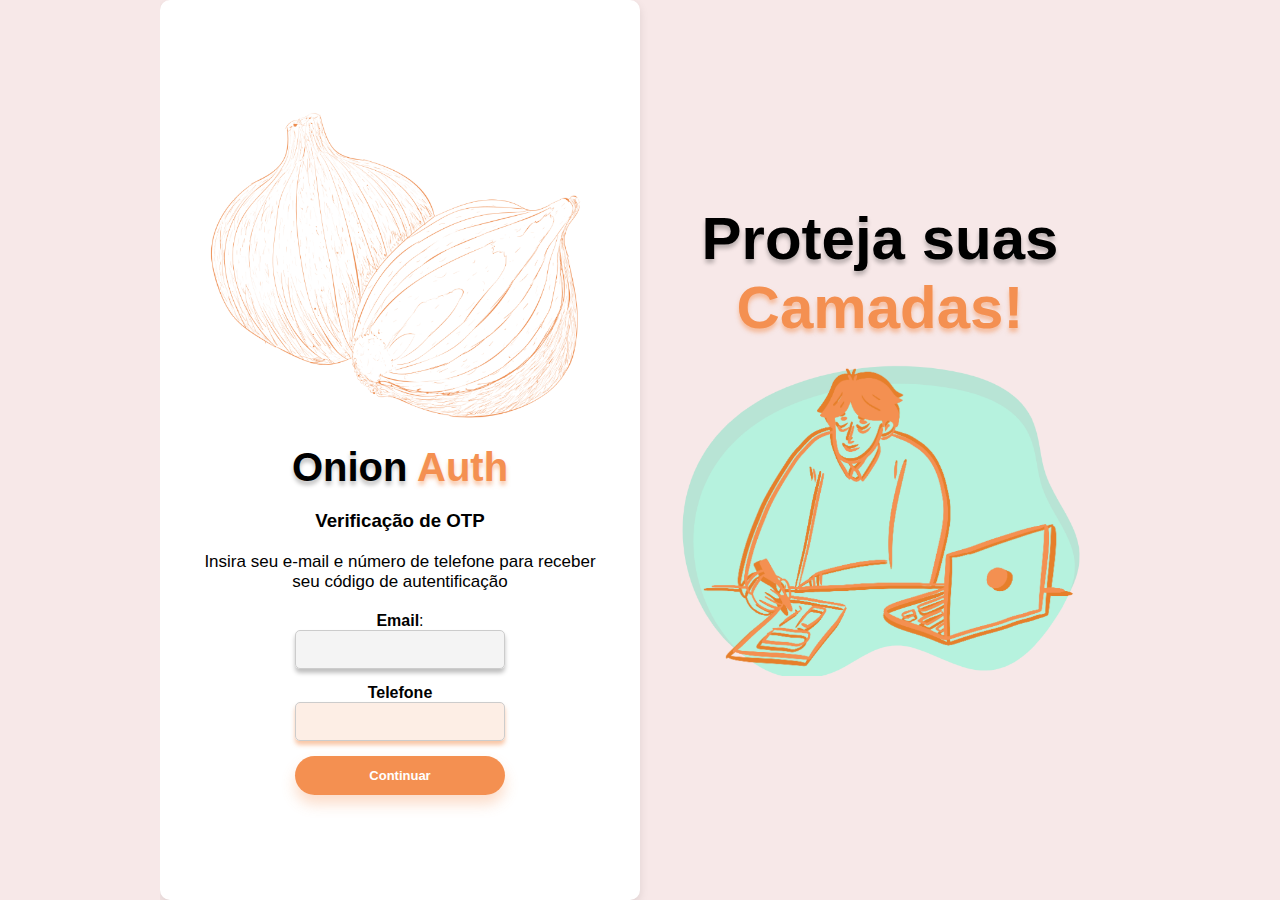
<file: index.html>
<!DOCTYPE html>
<html lang="pt-BR">
<head>
    <meta charset="UTF-8">
    <link rel="preconnect" href="https://fonts.googleapis.com">
    <link rel="preconnect" href="https://fonts.gstatic.com" crossorigin>
    <link href="https://fonts.googleapis.com/css2?family=Darker+Grotesque:wght@300..900&family=Nanum+Pen+Script&display=swap" rel="stylesheet">
    <link rel="icon" href="img/cebolafeliz.png">
    <link rel="stylesheet" href="styles.css">
    <meta name="viewport" content="width=device-width, initial-scale=1.0">
    <title>Onion Auth</title>
</head>
<body>
    <main>
        <section class="cebola-section">
            <img src="img/cebola.png" alt="cebola">
            <h1>Onion <span>Auth</span></h1>
            <div>
                <h3>Verificação de OTP</h3>
                <p>Insira seu e-mail e número de telefone para receber seu código de autentificação</p>
            </div>
            <form id="auth-form" action="/submit" method="POST">
                <label for="email"><b>Email</b>:</label>
                <input type="email" id="email" name="email" required>
              
                <label for="phone"><b>Telefone</b></label>
                <input type="tel" id="phone" name="phone" required>
                
                <button type="button" class="button" onclick="redirect()">Continuar</button>
            </form>
        </section>

        <section class="guri-section">
            <h2>Proteja suas <span>Camadas!</span></h2>
            <img src="img/guricebola.png" alt="guricebola">
        </section>
    </main>
    
    <script>
        function redirect() {
            window.location.href = 'verificacao.html';
        }
    </script>
</body>
</html>
</file>
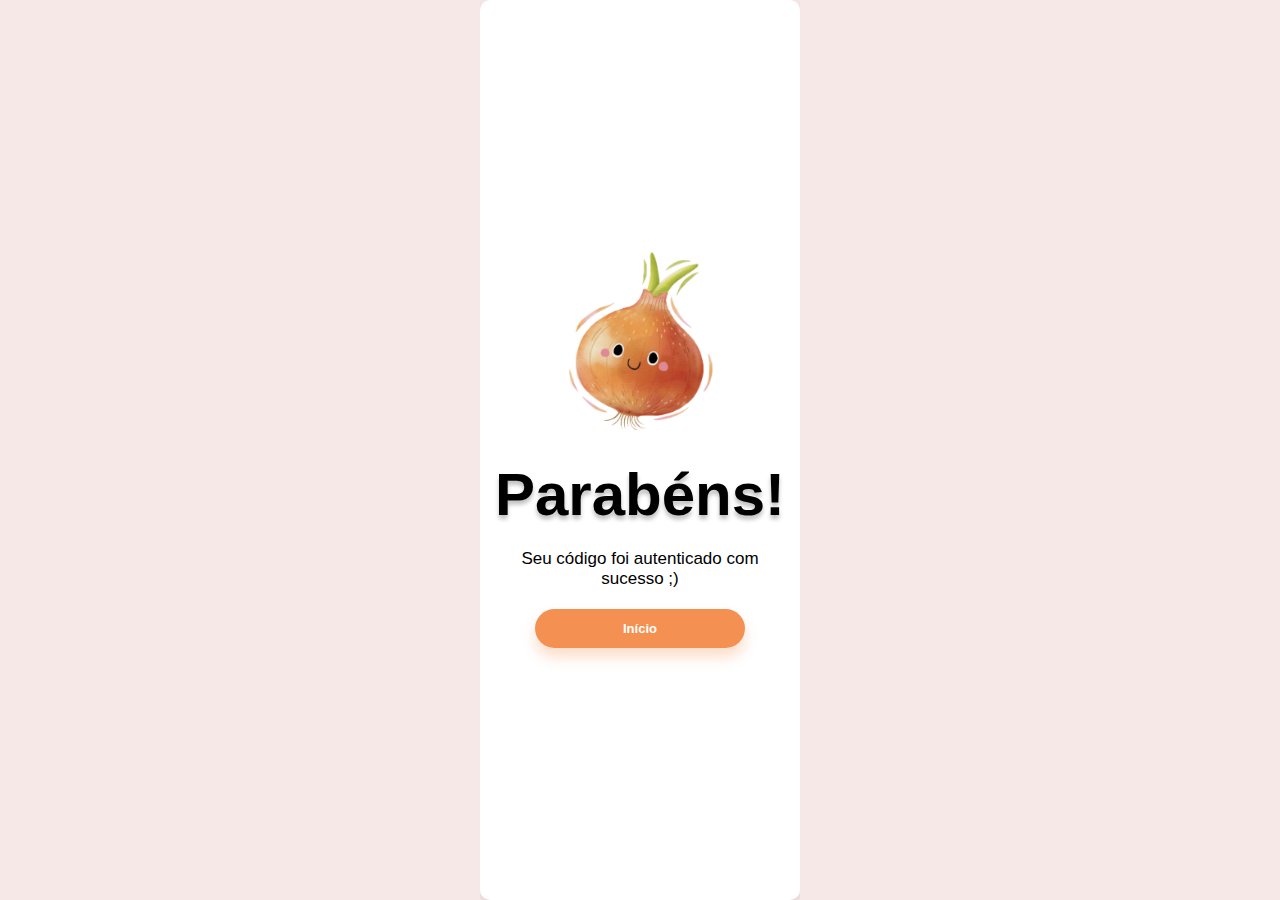
<file: parabens.html>
<!DOCTYPE html>
<html lang="pt-BR">
<head>
    <link rel="stylesheet" href="styles.css">
    <link rel="icon" href="img/cebolafeliz.png">
    <meta charset="UTF-8">
    <meta name="viewport" content="width=device-width, initial-scale=1.0">
    <title>Onion Auth</title>
</head>
<body>
    <main>
        <section class="parabens-section">
            <div class="image-container">
                <img src="img/cebolafeliz.png" class="cebola-img">
            </div>
            <h2>Parabéns!</h2> 
            <p>Seu código foi autenticado com sucesso  ;)</p>
            <button type="button" class="button" onclick="redirect()">Início</button>
        </section>
    </main>

    <script>
        function redirect() {
            window.location.href = 'index.html';
        }
    </script>
</body>
</html>
</file>
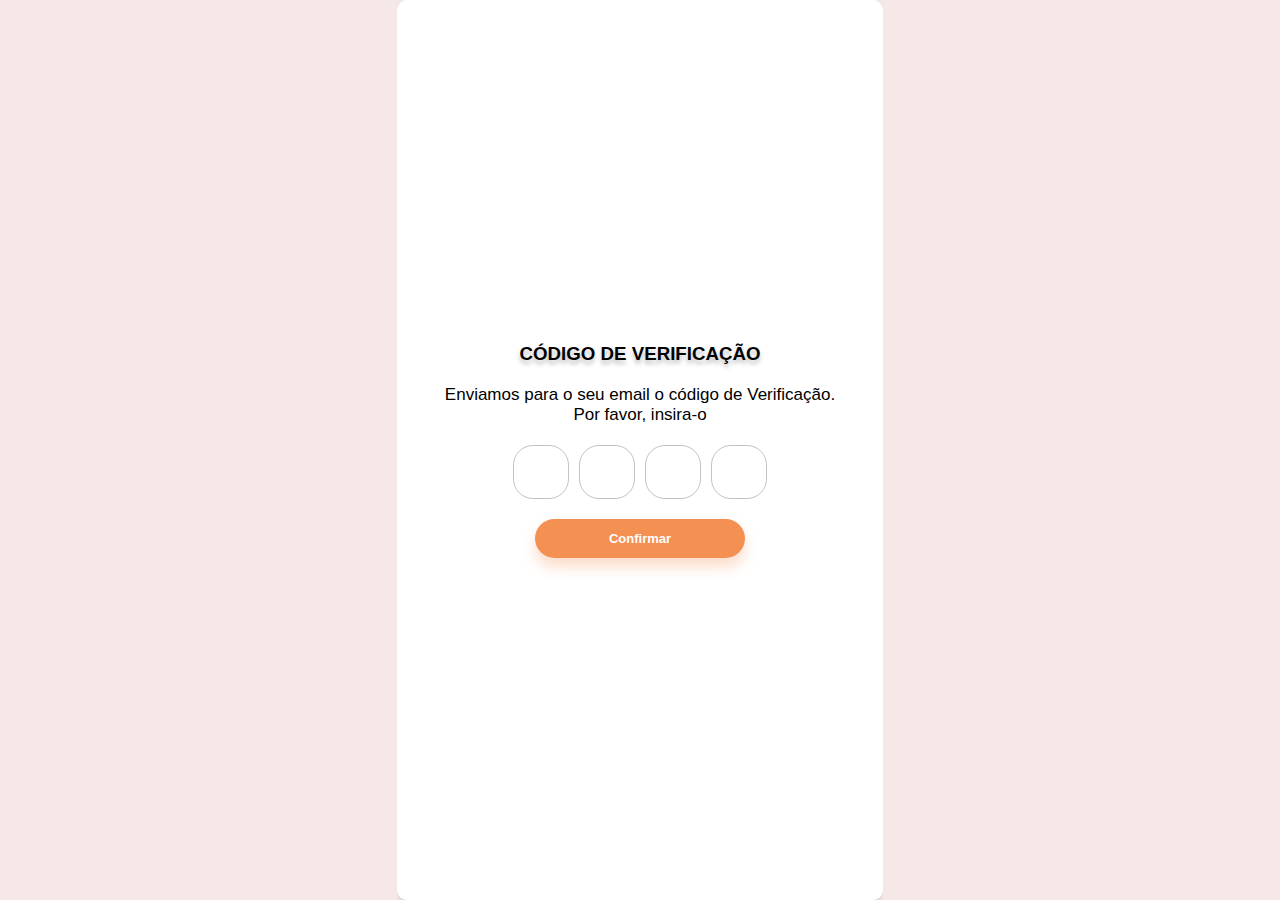
<file: verificacao.html>
<!DOCTYPE html>
<html lang="pt-BR">
<head>
    <link rel="icon" href="img/cebolafeliz.png">
    <meta charset="UTF-8">
    <meta name="viewport" content="width=device-width, initial-scale=1.0">
    <title>Onion Auth</title>
</head>



<script>
    document.addEventListener('DOMContentLoaded', function() {
        const otpInputs = document.querySelectorAll('.otp-input');
        
        otpInputs.forEach((input, index) => {
            input.addEventListener('input', function() {
                if (this.value.length === 1 && index < otpInputs.length - 1) {
                    otpInputs[index + 1].focus();
                }
            });

        
            input.addEventListener('keydown', function(e) {
                if (e.key === 'Backspace' && this.value.length === 0 && index > 0) {
                    otpInputs[index - 1].focus();
                }
            });
        });
    });
</script>

<body>

</html><link rel="stylesheet" href="styles.css">

    <main>
   
        <section class="otp-section">
            <h3 class="codigo-verificacao">CÓDIGO DE VERIFICAÇÃO</h3>
             <p>Enviamos para o seu email o código de Verificação. Por favor, insira-o</p>
            <form id="otp-form">
                <div class="otp-inputs">
                    <input type="text" maxlength="1" class="otp-input" required>
                    <input type="text" maxlength="1" class="otp-input" required>
                    <input type="text" maxlength="1" class="otp-input" required>
                    <input type="text" maxlength="1" class="otp-input" required>
                </div>
                <button type="button" class="button" onclick="redirect()">Confirmar</button>

                <!-- <button type="submit" class="submit-button">Confirmar</button>-->  
            </form>
        </section>
    </main>

    <script>
        function redirect() {
            window.location.href = 'parabens.html';
            <!-- isso é uma gambiarra!!! tirar esse script depois-->
        }
    </script>
</file>
<file: styles.css>
/* Estilos Globais */
* {
    margin: 0;
    padding: 0;
    box-sizing: border-box;
}

body, html {
    height: 100%;
    display: flex;
    justify-content: center;
    align-items: center;
    background-color: rgba(247, 232, 232, 1);
    font-family: 'Poppins', sans-serif; /* Fonte global */
}

/* Tipografia */
h1, h2, h3, p {
    text-align: center;
    margin-bottom: 20px;
}

h1, h1 span {
    font-size: 40px;
    font-weight: 800;
    line-height: normal;
    text-shadow: 0px 4px 4px rgba(0, 0, 0, 0.25);
}

h1 span {
    color: #F49051;
    text-shadow: 0px 4px 4px rgba(244, 144, 81, 0.50);
}

h2 {
    font-weight: 800;
    font-size: 60px;
    text-shadow: 0px 4px 4px rgba(0, 0, 0, 0.25);
}

h2 span {
    color: #F49051;
    text-shadow: 0px 4px 4px rgba(244, 144, 81, 0.50);
}

.codigo-verificacao {
    text-shadow: 0px 4px 4px rgba(0, 0, 0, 0.25);
}

p {
    font-size: 17px;
}

/* Layout Principal */
main {
    display: flex;
    justify-content: space-between;
    align-items: center;
    width: 80%;
    max-width: 1200px;
    overflow: hidden; /* Garante que o conteúdo não ultrapasse os limites do container principal */
}

/* Estilos de Seção */
section {
    display: flex;
    flex-direction: column; 
    align-items: center; 
    justify-content: center; 
    flex: 1;
    padding: 20px;
}

.cebola-section,
.parabens-section,
.otp-section {
    background-color: white;
    padding: 40px;
    border-radius: 10px;
    box-shadow: 0px 4px 10px rgba(0, 0, 0, 0.1);
    overflow: hidden; /* Garante que o conteúdo não ultrapasse os limites da seção */
    min-height: 100vh; /* Garante que a seção ocupe no mínimo 100% da altura da tela */
    display: flex;
    flex-direction: column;
    justify-content: center;
    align-items: center;
}

.guri-section {
    padding: 40px;
    border-radius: 10px;
}

/* Estilo de Formulários */
form {
    display: flex;
    flex-direction: column;
    align-items: center;
    width: 100%;
}

/* Estilo dos Inputs */
input[type="email"],
input[type="tel"] {
    width: 210px;
    height: 39px;
    padding: 10px;
    margin-bottom: 15px;
    border: 1px solid #ccc;
    border-radius: 5px;
    background-color: rgba(218, 217, 217, 0.29);
    box-shadow: 0px 4px 4px rgba(0, 0, 0, 0.25);
}

input[type="tel"] {
    background-color: rgba(244, 144, 81, 0.15);
    box-shadow: 0px 4px 4px rgba(244, 144, 81, 0.5);
}

/* Estilo dos Campos OTP */
.otp-inputs {
    display: flex;
    justify-content: center;
    gap: 10px;
    margin-bottom: 20px;
}

.otp-input {
    width: 56px;
    height: 54px;
    border-radius: 20px;
    border: 1px solid #C2C2C2;
    background: #FFF;
    text-align: center;
    font-size: 24px;
    font-weight: bold;
    color: #333;
    outline: none;
}

.otp-input:focus {
    border-color: #F49051;
}

/* Estilo dos Botões */
a, .button {
    color: #FFF;
    font-size: 13px;
    font-weight: 700;
    width: 210px;
    height: 39px;
    border-radius: 50px;
    background: linear-gradient(90deg, #F49051 0%, #F49051 95%);
    box-shadow: 0px 9px 14px 0px rgba(244, 144, 81, 0.30);
    text-align: center;
    text-decoration: none;
    display: inline-block;
    line-height: 39px;
    border: none;
    cursor: pointer;
}

.button:hover {
    background: linear-gradient(90deg, #D77F40 0%, #D77F40 95%);
}

/* Estilo das Imagens */
img {
    max-width: 100%;
    height: auto;
    margin-bottom: 20px;
}

.image-container {
    display: flex;
    justify-content: center; 
    align-items: center; 
    gap: 10px; 
    margin-bottom: 10px; 
    width: 100%; /* Garante que o container ocupe toda a largura disponível */
    flex-wrap: wrap; /* Permite que as imagens quebrem a linha em telas pequenas */
}

.cebola-img {
    width: 100%; /* Ajusta a largura da imagem para 100% da largura do container */
    max-width: 150px; /* Limita a largura máxima da imagem */
    height: auto; /* Mantém a proporção da imagem */
}

/* Responsividade */
@media (max-width: 768px) {
    main {
        flex-direction: column;
        width: 95%;
    }

    h1, h2 {
        font-size: 32px;
    }

    h2 {
        font-size: 48px;
    }

    .button, input[type="email"], input[type="tel"] {
        width: 100%;
    }

    .otp-input {
        width: 48px;
        height: 48px;
    }

    .cebola-section {
        padding: 20px; /* Reduz o padding para se ajustar melhor na tela */
        margin-top: 30vh;
    }

    .cebola-img {
        max-width: 120px; /* Ajusta a largura máxima para dispositivos menores */
    }
}

@media (max-width: 480px) {
    h1, h2 {
        font-size: 24px;
    }

    .otp-input {
        width: 40px;
        height: 40px;
    }

    .cebola-section {
        padding: 10px; /* Reduz ainda mais o padding em dispositivos muito pequenos */
        min-height: 90vh; /* Ajusta a altura mínima para caber em telas menores */
        margin-top: 30vh;
    }

    .cebola-section img {
        max-width: 60%; /* Reduz a largura máxima em dispositivos muito pequenos */
        max-height: 25vh; /* Limita a altura para evitar corte */
        object-fit: contain; /* Garante que a imagem seja redimensionada proporcionalmente */
    }
}
</file>
